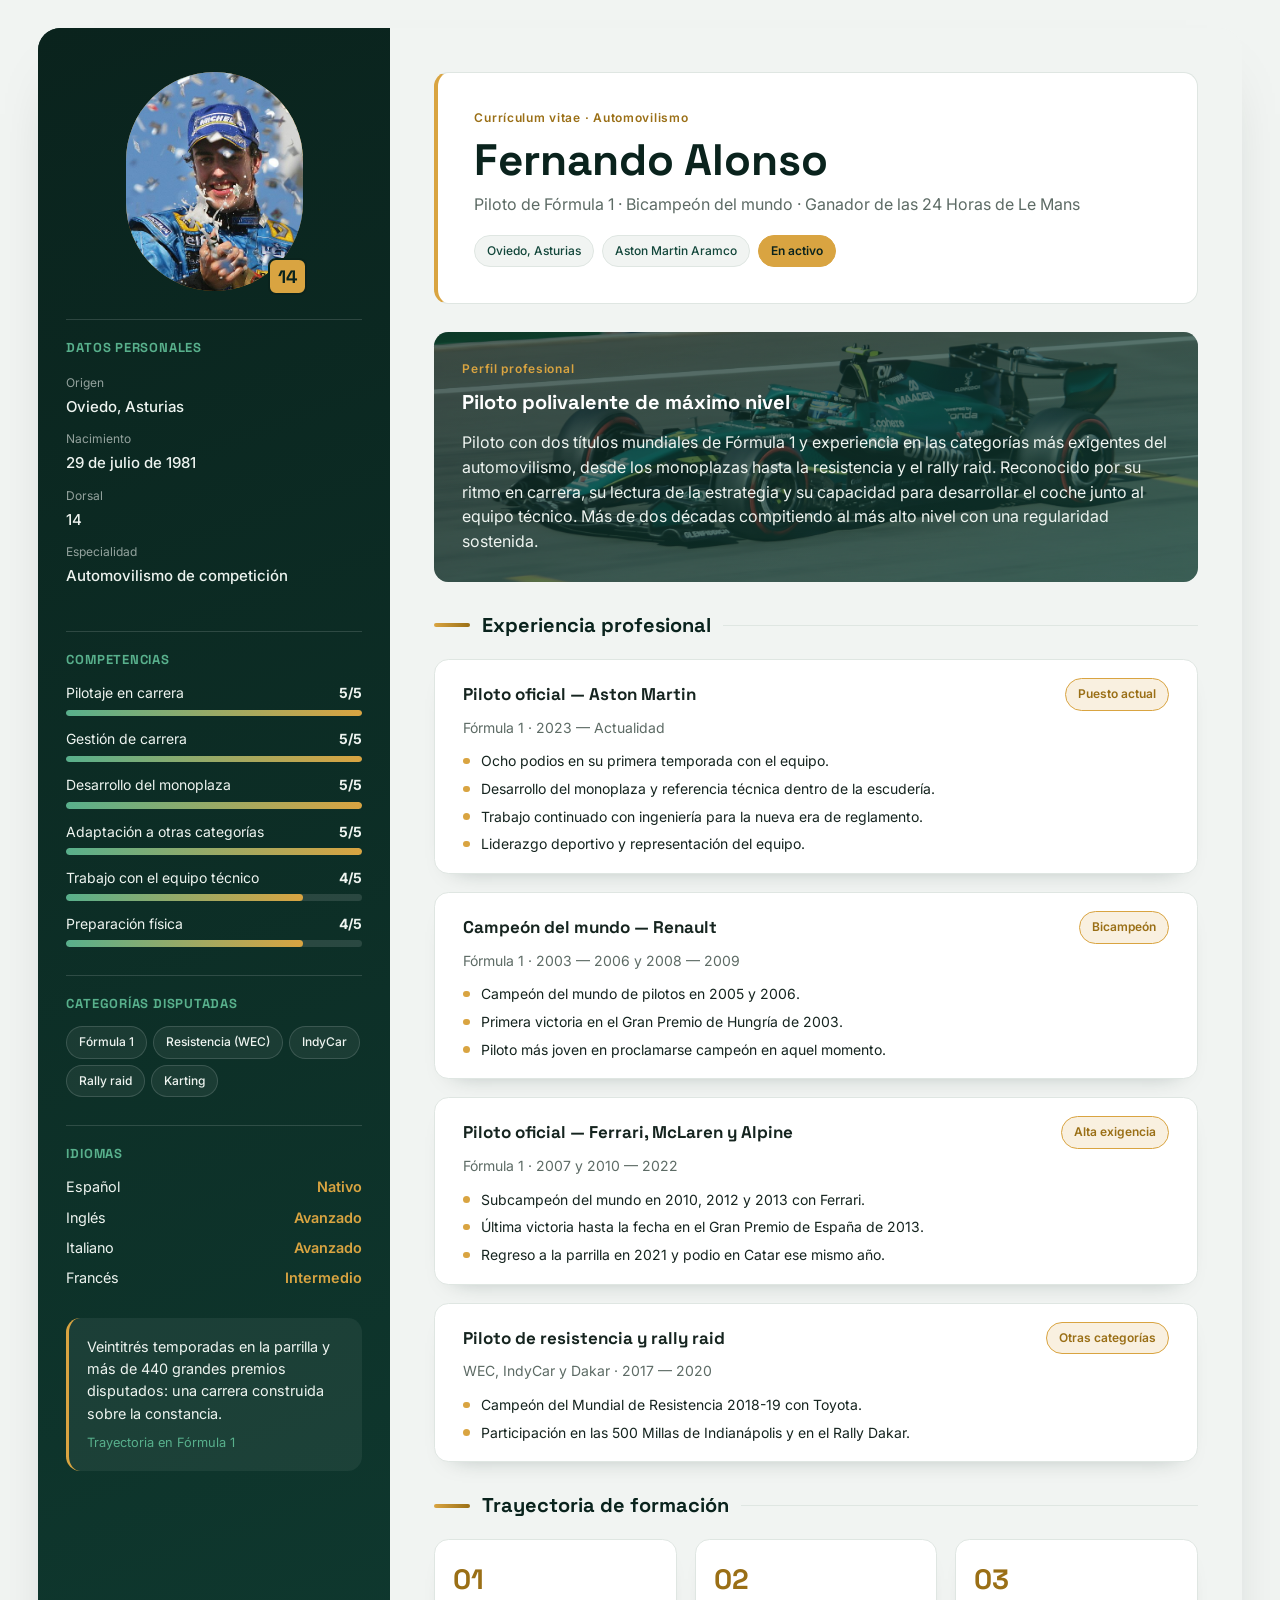
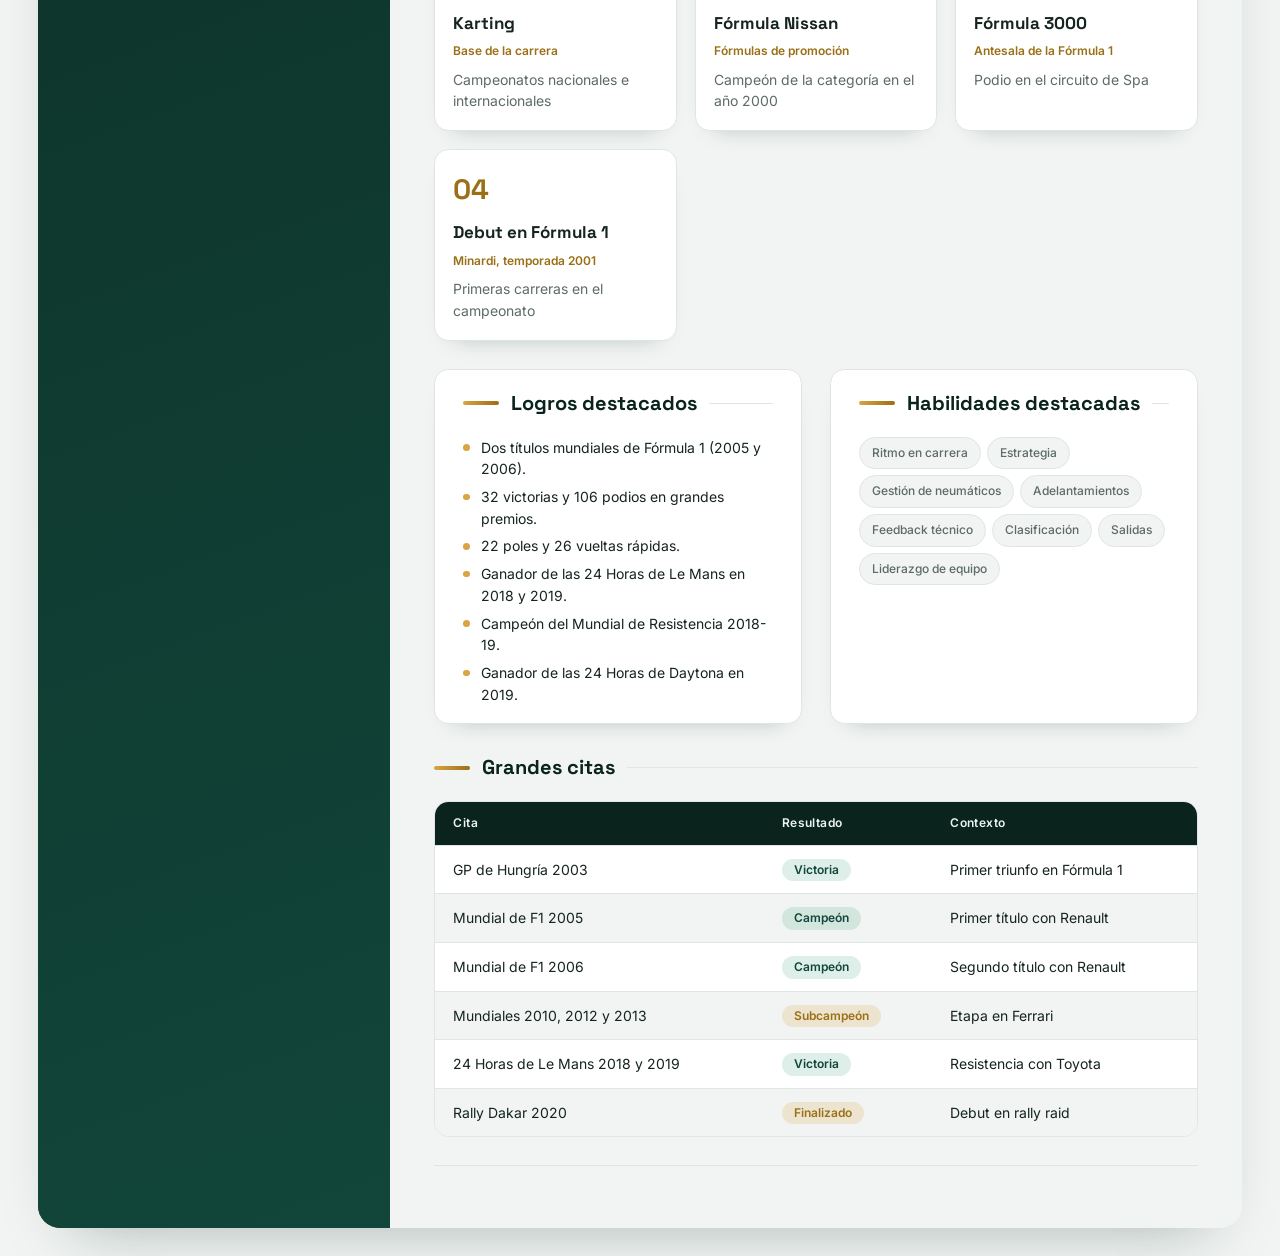
<file: CV/index.html>
<!DOCTYPE html>
<html lang="es">
<head>
  <meta charset="UTF-8" />
  <meta name="viewport" content="width=device-width, initial-scale=1.0" />
  <title>Fernando Alonso · Currículum Vitae</title>
  <link rel="preconnect" href="https://fonts.googleapis.com" />
  <link rel="preconnect" href="https://fonts.gstatic.com" crossorigin />
  <link href="https://fonts.googleapis.com/css2?family=Space+Grotesk:wght@500;600;700&family=Inter:wght@400;500;600;700&display=swap" rel="stylesheet" />
  <link rel="stylesheet" href="styles.css" />
</head>
<body>

  <div class="cv-container" id="cv">

    <!-- SIDEBAR-->
    <aside class="sidebar" id="sidebar">

      <div class="avatar">
        <img class="avatar-img" src="./img/img/alonso.2.jpg" alt="foto del padre " />
        <span class="avatar-number">14</span>
      </div>

      <div class="sidebar-block" id="datos-personales">
        <h2 class="sidebar-title">Datos personales</h2>
        <dl class="data-list">
          <div class="data-item"><dt>Origen</dt><dd>Oviedo, Asturias</dd></div>
          <div class="data-item"><dt>Nacimiento</dt><dd>29 de julio de 1981</dd></div>
          <div class="data-item"><dt>Dorsal</dt><dd>14</dd></div>
          <div class="data-item"><dt>Especialidad</dt><dd>Automovilismo de competición</dd></div>
        </dl>
      </div>

      <div class="sidebar-block" id="competencias">
        <h2 class="sidebar-title">Competencias</h2>
        <ul class="skill-list">
          <li class="skill-bar" style="--value:100%">
            <div class="skill-head"><span>Pilotaje en carrera</span><strong>5/5</strong></div>
            <span class="skill-track"><span class="skill-fill"></span></span>
          </li>
          <li class="skill-bar" style="--value:100%">
            <div class="skill-head"><span>Gestión de carrera</span><strong>5/5</strong></div>
            <span class="skill-track"><span class="skill-fill"></span></span>
          </li>
          <li class="skill-bar" style="--value:100%">
            <div class="skill-head"><span>Desarrollo del monoplaza</span><strong>5/5</strong></div>
            <span class="skill-track"><span class="skill-fill"></span></span>
          </li>
          <li class="skill-bar" style="--value:100%">
            <div class="skill-head"><span>Adaptación a otras categorías</span><strong>5/5</strong></div>
            <span class="skill-track"><span class="skill-fill"></span></span>
          </li>
          <li class="skill-bar" style="--value:80%">
            <div class="skill-head"><span>Trabajo con el equipo técnico</span><strong>4/5</strong></div>
            <span class="skill-track"><span class="skill-fill"></span></span>
          </li>
          <li class="skill-bar" style="--value:80%">
            <div class="skill-head"><span>Preparación física</span><strong>4/5</strong></div>
            <span class="skill-track"><span class="skill-fill"></span></span>
          </li>
        </ul>
      </div>

      <div class="sidebar-block" id="categorias">
        <h2 class="sidebar-title">Categorías disputadas</h2>
        <div class="badge-row">
          <span class="badge">Fórmula 1</span>
          <span class="badge">Resistencia (WEC)</span>
          <span class="badge">IndyCar</span>
          <span class="badge">Rally raid</span>
          <span class="badge">Karting</span>
        </div>
      </div>

      <div class="sidebar-block" id="idiomas">
        <h2 class="sidebar-title">Idiomas</h2>
        <ul class="lang-list">
          <li><span>Español</span><strong>Nativo</strong></li>
          <li><span>Inglés</span><strong>Avanzado</strong></li>
          <li><span>Italiano</span><strong>Avanzado</strong></li>
          <li><span>Francés</span><strong>Intermedio</strong></li>
        </ul>
      </div>

      <blockquote class="quote">
        <p>Veintitrés temporadas en la parrilla y más de 440 grandes premios disputados: una carrera construida sobre la constancia.</p>
        <cite>Trayectoria en Fórmula 1</cite>
      </blockquote>

    </aside>

  
    <main class="content" id="contenido">

      <header class="banner" id="cabecera">
        <p class="eyebrow">Currículum vitae · Automovilismo</p>
        <h1 class="name">Fernando Alonso</h1>
        <p class="role">Piloto de Fórmula 1 · Bicampeón del mundo · Ganador de las 24 Horas de Le Mans</p>
        <div class="tag-row">
          <span class="tag">Oviedo, Asturias</span>
          <span class="tag">Aston Martin Aramco</span>
          <span class="tag tag--accent">En activo</span>
        </div>
      </header>

      <section class="profile-box" id="perfil">
        <div class="profile-photo" aria-hidden="true"></div>
        <p class="eyebrow eyebrow--light">Perfil profesional</p>
        <h2>Piloto polivalente de máximo nivel</h2>
        <p>Piloto con dos títulos mundiales de Fórmula 1 y experiencia en las categorías más exigentes del automovilismo, desde los monoplazas hasta la resistencia y el rally raid. Reconocido por su ritmo en carrera, su lectura de la estrategia y su capacidad para desarrollar el coche junto al equipo técnico. Más de dos décadas compitiendo al más alto nivel con una regularidad sostenida.</p>
      </section>

      <section class="section" id="experiencia">
        <h2 class="section-title">Experiencia profesional</h2>

        <article class="card job-card">
          <div class="job-head">
            <h3>Piloto oficial — Aston Martin</h3>
            <span class="badge badge--status">Puesto actual</span>
          </div>
          <p class="job-meta">Fórmula 1 · 2023 — Actualidad</p>
          <ul>
            <li>Ocho podios en su primera temporada con el equipo.</li>
            <li>Desarrollo del monoplaza y referencia técnica dentro de la escudería.</li>
            <li>Trabajo continuado con ingeniería para la nueva era de reglamento.</li>
            <li>Liderazgo deportivo y representación del equipo.</li>
          </ul>
        </article>

        <article class="card job-card">
          <div class="job-head">
            <h3>Campeón del mundo — Renault</h3>
            <span class="badge badge--status">Bicampeón</span>
          </div>
          <p class="job-meta">Fórmula 1 · 2003 — 2006 y 2008 — 2009</p>
          <ul>
            <li>Campeón del mundo de pilotos en 2005 y 2006.</li>
            <li>Primera victoria en el Gran Premio de Hungría de 2003.</li>
            <li>Piloto más joven en proclamarse campeón en aquel momento.</li>
          </ul>
        </article>

        <article class="card job-card">
          <div class="job-head">
            <h3>Piloto oficial — Ferrari, McLaren y Alpine</h3>
            <span class="badge badge--status">Alta exigencia</span>
          </div>
          <p class="job-meta">Fórmula 1 · 2007 y 2010 — 2022</p>
          <ul>
            <li>Subcampeón del mundo en 2010, 2012 y 2013 con Ferrari.</li>
            <li>Última victoria hasta la fecha en el Gran Premio de España de 2013.</li>
            <li>Regreso a la parrilla en 2021 y podio en Catar ese mismo año.</li>
          </ul>
        </article>

        <article class="card job-card">
          <div class="job-head">
            <h3>Piloto de resistencia y rally raid</h3>
            <span class="badge badge--status">Otras categorías</span>
          </div>
          <p class="job-meta">WEC, IndyCar y Dakar · 2017 — 2020</p>
          <ul>
            <li>Campeón del Mundial de Resistencia 2018-19 con Toyota.</li>
            <li>Participación en las 500 Millas de Indianápolis y en el Rally Dakar.</li>
          </ul>
        </article>
      </section>

      <section class="section" id="formacion">
        <h2 class="section-title">Trayectoria de formación</h2>
        <div class="training-grid">
          <div class="card training-card">
            <span class="step-number">01</span>
            <h3>Karting</h3>
            <p class="card-sub">Base de la carrera</p>
            <p class="card-detail">Campeonatos nacionales e internacionales</p>
          </div>
          <div class="card training-card">
            <span class="step-number">02</span>
            <h3>Fórmula Nissan</h3>
            <p class="card-sub">Fórmulas de promoción</p>
            <p class="card-detail">Campeón de la categoría en el año 2000</p>
          </div>
          <div class="card training-card">
            <span class="step-number">03</span>
            <h3>Fórmula 3000</h3>
            <p class="card-sub">Antesala de la Fórmula 1</p>
            <p class="card-detail">Podio en el circuito de Spa</p>
          </div>
          <div class="card training-card">
            <span class="step-number">04</span>
            <h3>Debut en Fórmula 1</h3>
            <p class="card-sub">Minardi, temporada 2001</p>
            <p class="card-detail">Primeras carreras en el campeonato</p>
          </div>
        </div>
      </section>

      <div class="two-col-grid">
        <section class="section card" id="logros">
          <h2 class="section-title">Logros destacados</h2>
          <ul class="achievement-list">
            <li>Dos títulos mundiales de Fórmula 1 (2005 y 2006).</li>
            <li>32 victorias y 106 podios en grandes premios.</li>
            <li>22 poles y 26 vueltas rápidas.</li>
            <li>Ganador de las 24 Horas de Le Mans en 2018 y 2019.</li>
            <li>Campeón del Mundial de Resistencia 2018-19.</li>
            <li>Ganador de las 24 Horas de Daytona en 2019.</li>
          </ul>
        </section>

        <section class="section card" id="habilidades">
          <h2 class="section-title">Habilidades destacadas</h2>
          <div class="badge-row">
            <span class="badge">Ritmo en carrera</span>
            <span class="badge">Estrategia</span>
            <span class="badge">Gestión de neumáticos</span>
            <span class="badge">Adelantamientos</span>
            <span class="badge">Feedback técnico</span>
            <span class="badge">Clasificación</span>
            <span class="badge">Salidas</span>
            <span class="badge">Liderazgo de equipo</span>
          </div>
        </section>
      </div>

      <section class="section" id="hitos">
        <h2 class="section-title">Grandes citas</h2>
        <div class="table-wrap">
          <table>
            <thead>
              <tr><th>Cita</th><th>Resultado</th><th>Contexto</th></tr>
            </thead>
            <tbody>
              <tr><td>GP de Hungría 2003</td><td><span class="result result--success">Victoria</span></td><td>Primer triunfo en Fórmula 1</td></tr>
              <tr><td>Mundial de F1 2005</td><td><span class="result result--success">Campeón</span></td><td>Primer título con Renault</td></tr>
              <tr><td>Mundial de F1 2006</td><td><span class="result result--success">Campeón</span></td><td>Segundo título con Renault</td></tr>
              <tr><td>Mundiales 2010, 2012 y 2013</td><td><span class="result result--handled">Subcampeón</span></td><td>Etapa en Ferrari</td></tr>
              <tr><td>24 Horas de Le Mans 2018 y 2019</td><td><span class="result result--success">Victoria</span></td><td>Resistencia con Toyota</td></tr>
              <tr><td>Rally Dakar 2020</td><td><span class="result result--handled">Finalizado</span></td><td>Debut en rally raid</td></tr>
            </tbody>
          </table>
        </div>
      </section>

      <footer class="footer-pagina">
        <p></p>
      </footer>

    </main>
  </div>

</body>
</html>
</file>
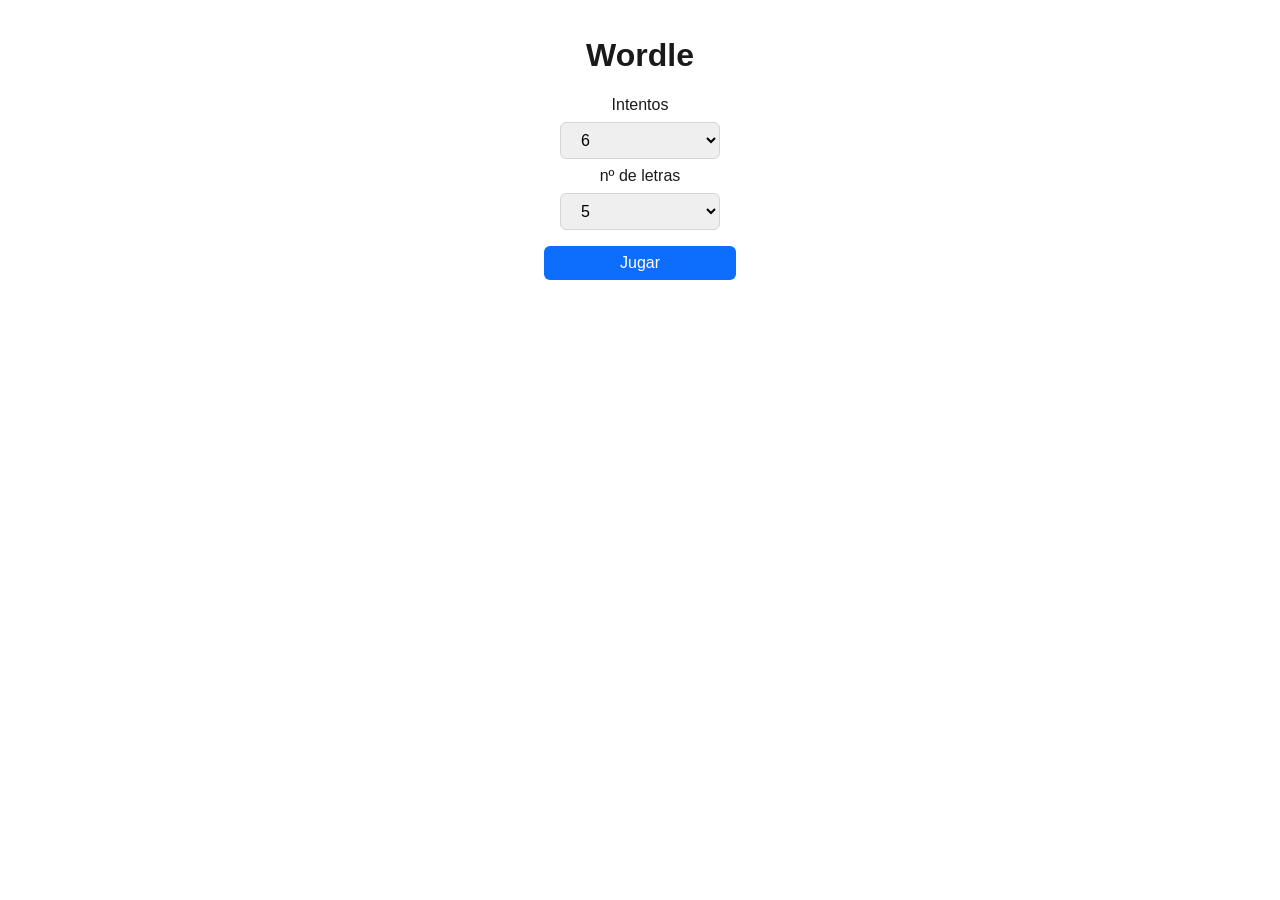
<file: dec/Wordle/index.html>
<!DOCTYPE html>
<html lang="es">
<head>
  <meta charset="UTF-8">
  <meta name="viewport" content="width=device-width, initial-scale=1.0">
  <title>Wordle</title>
  <link rel="stylesheet" href="styles/styles.css">
</head>
<body>
  <h1>Wordle</h1>
 
  <!-- formulario del index  -->
  <form id="formulario">
    <label for="intentos">Intentos</label>
    <select id="intentos">
      <option value="4">4</option>
      <option value="5">5</option>
      <option value="6" selected>6</option>
      <option value="7">7</option>
      <option value="8">8</option>
    </select>
 
    <label for="letras">nº de letras</label>
    <select id="letras">
      <option value="4">4</option>
      <option value="5" selected>5</option>
      <option value="6">6</option>
      <option value="7">7</option>
      <option value="8">8</option>
    </select>
 
    <button type="submit" id="btn-jugar">Jugar</button>
  </form>
   <!-- mensajes: Faltan letras, Has ganado etc -->
  <p id="mensaje"></p>
  <!-- para que se inicie el juego yu se oculta el boton  -->
  <section id="juego" class="oculto">
    <div id="tablero"></div>   <!-- cuadricula -->
    <div id="teclado"></div>   <!-- teclado  -->
  </section>
 
  <!-- historial de las últimas 10 partidas -->
  <section id="historial" class="oculto"></section>
 
  <script src="js/js.js"></script>
</body>
</html>
</file>
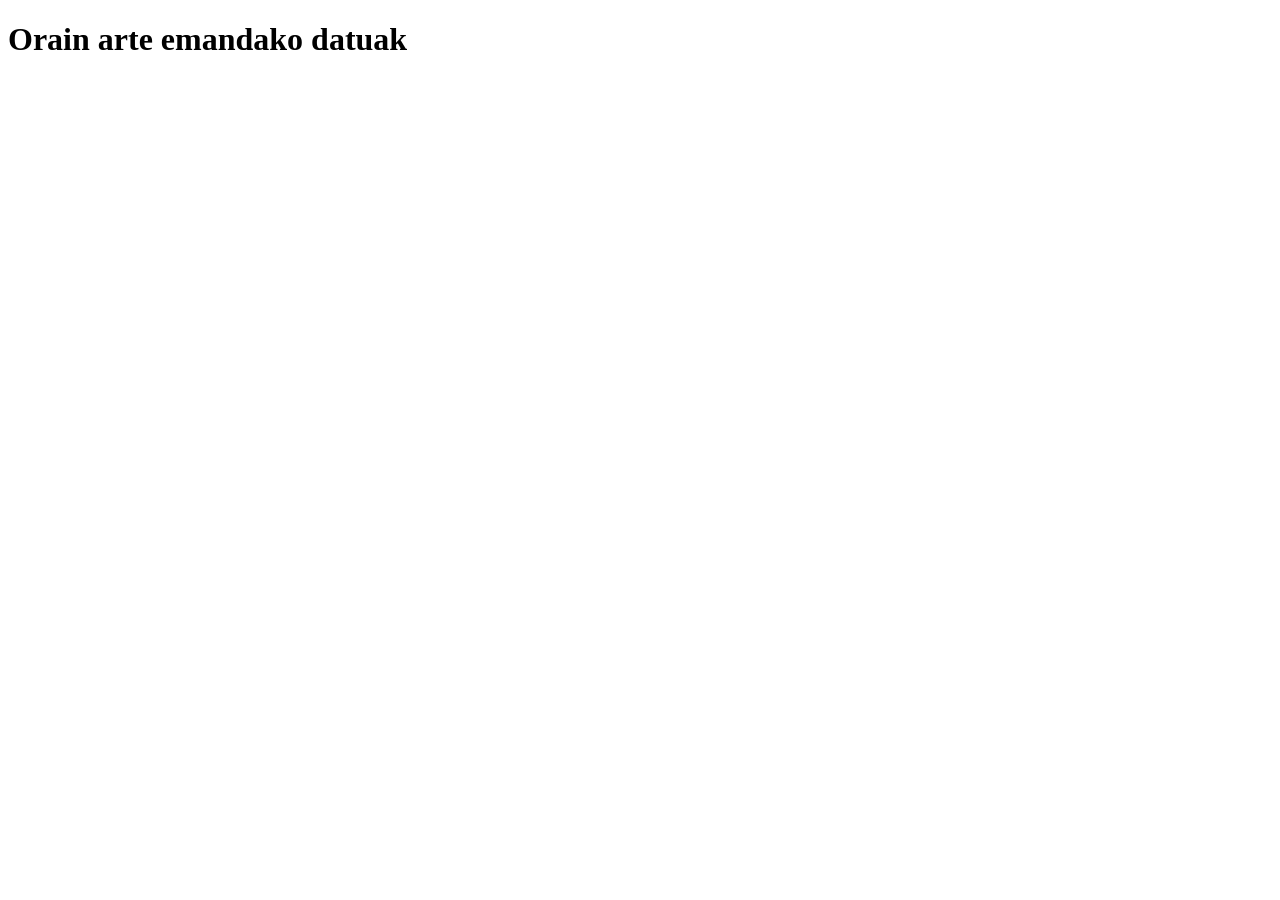
<file: dec/04.html>
<!DOCTYPE html>
<html lang="es">
<head>
    <meta charset="UTF-8">
    <title>Ariketa 4 </title>
    <script src="js/04.js" defer></script>
</head>
<body>
    <h1 id="titulo">Orain arte emandako datuak</h1>
</body>
</html>
</file>
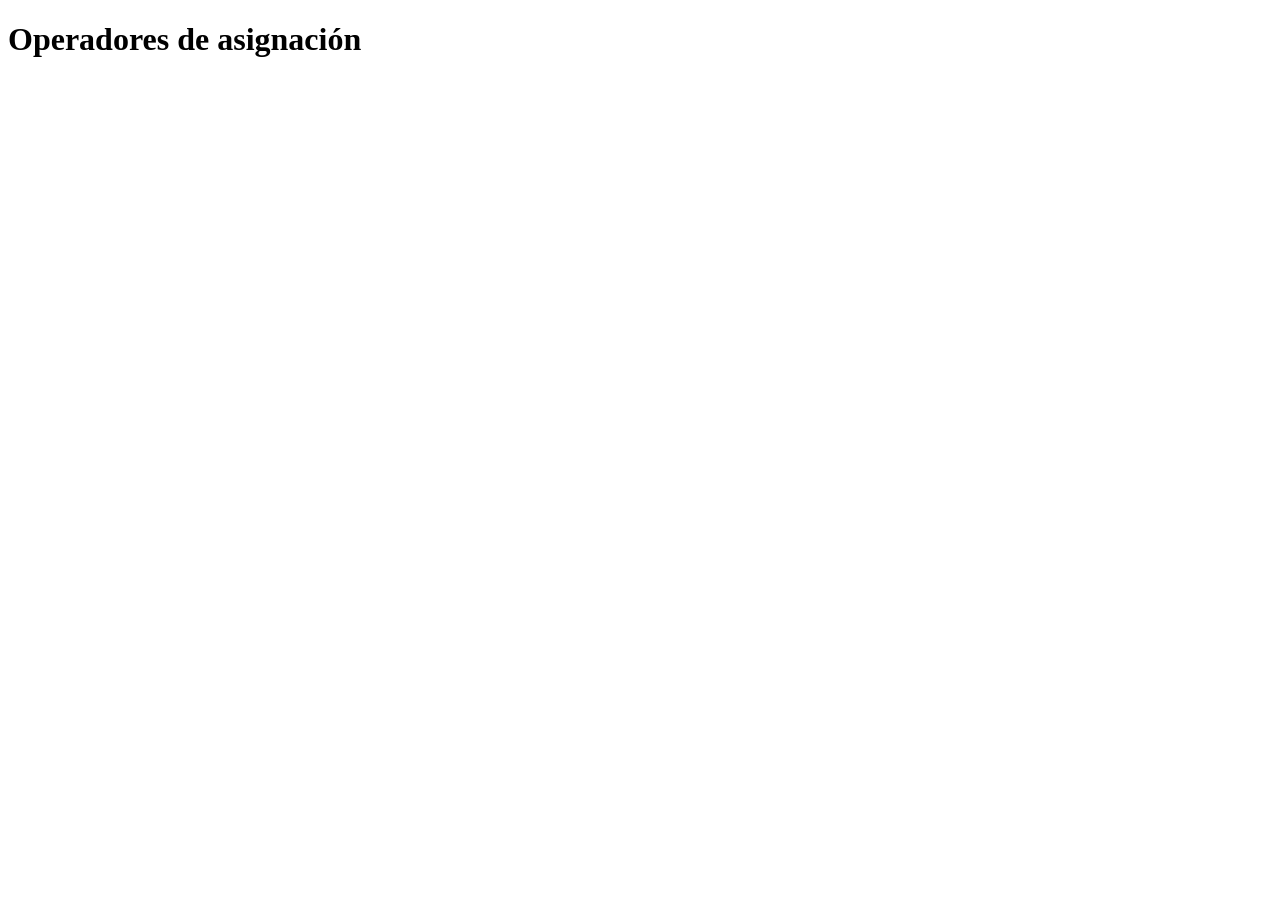
<file: dec/07.html>
<!DOCTYPE html>
<html lang="es">
<head>
    <meta charset="UTF-8">
    <title>Datuak probatzen</title>
    <script src="js/07a.js" defer></script>
</head>
<body>
    <h1 id="titulo">Operadores de asignación</h1>
</body>
</html>
</file>
<file: CV/styles.css>
*,
*::before,
*::after {
  box-sizing: border-box;
}

html, body {
  margin: 0;
  padding: 0;
}

:root {
  --color-bg: #f1f4f2;
  --color-surface: #ffffff;
  --color-ink-900: #0a231d;
  --color-ink-800: #12463a;
  --color-ink-line: rgba(255, 255, 255, 0.14);
  --color-text: #15241f;
  --color-text-muted: #5d6b65;
  --color-border: #dfe6e2;
  --color-accent: #d9a441;
  --color-accent-dark: #9a6f16;
  --color-steel: #58b08c;

  --radius-sm: 0.5rem;
  --radius-md: 0.9rem;
  --radius-lg: 1.4rem;
  --radius-pill: 999px;

  --space-2xs: 0.375rem;
  --space-xs: 0.5rem;
  --space-sm: 0.75rem;
  --space-md: 1.125rem;
  --space-lg: 1.75rem;
  --space-xl: 2.75rem;

  
  --font-display: "Space Grotesk", "Segoe UI", sans-serif;
  --font-body: "Inter", system-ui, sans-serif;

  --fs-xs: 0.75rem;
  --fs-sm: 0.875rem;
  --fs-md: 1.0625rem;
  --fs-lg: 1.25rem;
  --fs-xl: 1.75rem;

  --shadow-card: 0 0.75rem 1.5rem -1.25rem rgba(10, 35, 29, 0.4);

  /* Foto semitransparente bajo el perfil: cambia none por url("./img/tu-foto.jpg") */
  --profile-photo:url("./img/img/aloso_image.jpg");
  --profile-photo-opacity: 0.3;
}

body {
  font-family: var(--font-body);
  background: var(--color-bg);
  color: var(--color-text);
  font-size: 1rem;
  line-height: 1.55;
}

h1, h2, h3 {
  font-family: var(--font-display);
  margin: 0;
  color: var(--color-text);
}

p { margin: 0 0 var(--space-sm); }

ul { margin: 0; padding: 0; list-style: none; }


.cv-container {
  width: min(1300px, 94vw);
  margin: var(--space-lg) auto;
  border-radius: var(--radius-lg);
  overflow: hidden;
  box-shadow: 0 30px 60px -35px rgba(10, 35, 29, 0.35);
  display: grid;
  grid-template-columns: 1fr;
}


.sidebar {
  background-color: var(--color-ink-900);

  background-image:
    linear-gradient(160deg, var(--color-ink-900) 0%, var(--color-ink-800) 100%),
    url("data:image/svg+xml,%3Csvg xmlns='http://www.w3.org/2000/svg' width='48' height='48' viewBox='0 0 48 48'%3E%3Crect width='24' height='24' fill='%23ffffff' fill-opacity='0.05'/%3E%3Crect x='24' y='24' width='24' height='24' fill='%23ffffff' fill-opacity='0.05'/%3E%3C/svg%3E");
  color: #eef4f0;
  padding: var(--space-xl) var(--space-lg);
  display: flex;
  flex-direction: column;
  gap: var(--space-lg);
}

.avatar {
  position: relative;

  width: max(9rem, 60%);
  aspect-ratio: 1 / 1;
  flex-shrink: 0;
  margin: 0 auto;
  border-radius: var(--radius-pill);
  background: linear-gradient(135deg, var(--color-accent), var(--color-accent-dark));
  display: flex;
  align-items: center;
  justify-content: center;
}

.avatar-img {
  width: 100%;
  height: 100%;
  border-radius: var(--radius-pill);
  object-fit: cover;
  display: block;
}

.avatar-number {
  position: absolute;
  right: -0.25rem;
  bottom: -0.25rem;
  min-width: 2.25rem;
  padding: 0.15rem var(--space-xs);
  border-radius: var(--radius-sm);
  background: var(--color-accent);
  color: var(--color-ink-900);
  font-family: var(--font-display);
  font-weight: 700;
  font-size: 1.125rem;
  text-align: center;
  border: 2px solid var(--color-ink-900);
}

.sidebar-title {
  font-size: 0.8125rem;
  text-transform: uppercase;
  letter-spacing: 0.06em;
  color: var(--color-steel);
  margin: 0 0 var(--space-sm);
}

.sidebar-block { border-top: 1px solid var(--color-ink-line); padding-top: var(--space-md); }
.sidebar-block:first-of-type { border-top: none; padding-top: 0; }

.data-list { display: flex; flex-direction: column; gap: var(--space-sm); }
.data-item dt { font-size: 0.75rem; color: rgba(238, 244, 240, 0.6); }
.data-item dd { margin: 0.15rem 0 0; font-size: 0.9375rem; font-weight: 500; }

.skill-list { display: flex; flex-direction: column; gap: var(--space-sm); }
.skill-head {
  display: flex;
  justify-content: space-between;
  font-size: 0.875rem;
  margin-bottom: var(--space-2xs);
}
.skill-track {
  display: block;
  height: 0.4rem;
  border-radius: var(--radius-pill);
  background: rgba(255, 255, 255, 0.12);
  overflow: hidden;
}
.skill-fill {
  display: block;
  height: 100%;
  width: var(--value);
  border-radius: var(--radius-pill);
  background: linear-gradient(90deg, var(--color-steel), var(--color-accent));
}

.badge-row { display: flex; flex-wrap: wrap; gap: var(--space-2xs); }
.badge {
  font-size: 0.75rem;
  font-weight: 500;
  padding: var(--space-2xs) var(--space-sm);
  border-radius: var(--radius-pill);
  border: 1px solid var(--color-border);
  background: var(--color-bg);
  color: var(--color-text-muted);
  white-space: nowrap;
}

.sidebar .badge {
  border-color: var(--color-ink-line);
  background: rgba(255, 255, 255, 0.06);
  color: #eef4f0;
}

.lang-list { display: flex; flex-direction: column; gap: var(--space-xs); }
.lang-list li {
  display: flex;
  justify-content: space-between;
  font-size: 0.9rem;
}
.lang-list strong { color: var(--color-accent); font-weight: 600; }

.quote {
  margin: 0;
  padding: var(--space-md);
  border-radius: var(--radius-md);
  background: rgba(255, 255, 255, 0.06);
  border-left: 3px solid var(--color-accent);
  font-size: 0.9rem;
}
.quote p { margin: 0; }
.quote cite { display: block; margin-top: var(--space-xs); font-style: normal; color: var(--color-steel); font-size: 0.8rem; }

/* PARTE DERECHA (contenido principal) */
.content {
  padding: var(--space-lg);
  background: var(--color-bg);
  display: flex;
  flex-direction: column;
  gap: var(--space-lg);
}

/*  Cabecera */
.banner {
  background: var(--color-surface);
  border: 1px solid var(--color-border);
  border-left: 0.3rem solid var(--color-accent);
  border-radius: var(--radius-md);
  padding: calc(var(--space-lg) + var(--space-xs));
}
.eyebrow {
  margin: 0 0 var(--space-xs);
  font-size: var(--fs-xs);
  font-weight: 600;
  letter-spacing: 0.06em;
  color: var(--color-accent-dark);
}
.eyebrow--light { color: var(--color-accent); }
.name { font-size: 2rem; line-height: 1.1; color: var(--color-ink-900); }
.role { margin: var(--space-xs) 0 var(--space-md); color: var(--color-text-muted); }
.tag-row { display: flex; flex-wrap: wrap; gap: var(--space-xs); }
.tag {
  font-size: var(--fs-xs);
  font-weight: 500;
  padding: var(--space-2xs) var(--space-sm);
  border-radius: var(--radius-pill);
  background: var(--color-bg);
  border: 1px solid var(--color-border);
  color: var(--color-ink-800);
}
.tag--accent {
  background: var(--color-accent);
  border-color: var(--color-accent);
  color: var(--color-ink-900);
  font-weight: 600;
}

/*  foto de el coche trasnparenrte   */
.profile-box {
  position: relative;
  isolation: isolate;
  overflow: hidden;
  padding: var(--space-lg);
  border-radius: var(--radius-md);
  background: linear-gradient(160deg, var(--color-ink-900) 0%, var(--color-ink-800) 100%);
  color: #eef4f0;
}
.profile-box h2 { margin-bottom: var(--space-sm); font-size: var(--fs-lg); color: #ffffff; }
.profile-box p:last-child { margin-bottom: 0; }
.profile-photo {
  position: absolute;
  inset: 0;
  z-index: -1;
  background-image: var(--profile-photo);
  background-size: cover;
  background-position: center;
  opacity: var(--profile-photo-opacity);
}

/*  secciones  */
.section { display: flex; flex-direction: column; gap: var(--space-md); }
.section-title {
  display: flex;
  align-items: center;
  gap: var(--space-sm);
  font-size: var(--fs-lg);
  color: var(--color-ink-900);
}
.section-title::before {
  content: "";
  flex-shrink: 0;
  width: calc(var(--space-lg) + var(--space-xs));
  height: 0.25rem;
  border-radius: var(--radius-pill);
  background: linear-gradient(90deg, var(--color-accent), var(--color-accent-dark));
}
.section-title::after { content: ""; flex: 1; height: 1px; background: var(--color-border); }

/*  tarjetas  */
.card {
  background: var(--color-surface);
  border: 1px solid var(--color-border);
  border-radius: var(--radius-md);
  padding: var(--space-md) var(--space-lg);
  box-shadow: var(--shadow-card);
}
.card h3 { font-size: var(--fs-md); }

.job-head {
  display: flex;
  flex-wrap: wrap;
  align-items: center;
  justify-content: space-between;
  gap: var(--space-xs);
}
.job-meta { margin: var(--space-2xs) 0 var(--space-sm); font-size: var(--fs-sm); color: var(--color-text-muted); }
.badge--status {
  background: rgba(217, 164, 65, 0.16);
  border-color: var(--color-accent);
  color: var(--color-accent-dark);
  font-weight: 600;
}
.job-card ul,
.achievement-list { display: flex; flex-direction: column; gap: var(--space-2xs); }
.job-card li,
.achievement-list li { position: relative; padding-left: var(--space-md); font-size: var(--fs-sm); }
.job-card li::before,
.achievement-list li::before {
  content: "";
  position: absolute;
  left: 0;
  top: 0.55em;
  width: 0.4rem;
  height: 0.4rem;
  border-radius: var(--radius-pill);
  background: var(--color-accent);
}

/*formacion */
.training-grid {
  display: grid;
  grid-template-columns: repeat(auto-fit, minmax(min(100%, 12rem), 1fr));
  gap: var(--space-md);
}
.training-card { padding: var(--space-md); }
.step-number {
  display: block;
  margin-bottom: var(--space-xs);
  font-family: var(--font-display);
  font-size: var(--fs-xl);
  font-weight: 700;
  color: var(--color-accent-dark);
}
.card-sub { margin: var(--space-2xs) 0 var(--space-xs); font-size: var(--fs-xs); font-weight: 600; color: var(--color-accent-dark); }
.card-detail { margin: 0; font-size: var(--fs-sm); color: var(--color-text-muted); }

/*Logros*/
.two-col-grid { display: grid; grid-template-columns: 1fr; gap: var(--space-lg); }

/*Tabla */
.table-wrap {
  overflow-x: auto;
  background: var(--color-surface);
  border: 1px solid var(--color-border);
  border-radius: var(--radius-md);
}
table { width: 100%; min-width: 32rem; border-collapse: collapse; font-size: var(--fs-sm); }
th, td { padding: var(--space-sm) var(--space-md); text-align: left; }
th { background: var(--color-ink-900); color: #eef4f0; font-size: var(--fs-xs); font-weight: 600; letter-spacing: 0.04em; }
td { border-top: 1px solid var(--color-border); }
tbody tr:nth-child(even) { background: var(--color-bg); }
.result {
  display: inline-block;
  padding: 0.125rem var(--space-sm);
  border-radius: var(--radius-pill);
  font-size: var(--fs-xs);
  font-weight: 600;
}
.result--success { background: rgba(88, 176, 140, 0.2); color: var(--color-ink-800); }
.result--handled { background: rgba(217, 164, 65, 0.2); color: var(--color-accent-dark); }

/*Pie de la a pagina*/
.footer-pagina {
  padding-top: var(--space-md);
  border-top: 1px solid var(--color-border);
  text-align: center;
  font-size: var(--fs-xs);
  color: var(--color-text-muted);
}
.footer-pagina p { margin: 0; }

/* RESPONSIVE */
@media (min-width: 62rem) {
  .cv-container { grid-template-columns: minmax(16rem, 22rem) 1fr; }
  .content { padding: var(--space-xl); }
  .name { font-size: 2.75rem; }
  .two-col-grid { grid-template-columns: repeat(2, 1fr); }
}
</file>
<file: dec/Wordle/styles/styles.css>
/* ===== Variables de colores (el enunciado las pide) ===== */
:root {
  --color-fondo: #ffffff;
  --color-texto: #1a1a1b;
  --color-primario: #0d6efd;  /* botón Jugar */
  --color-borde: #d3d6da;     /* bordes de los laukiak */
  --color-tecla: #d3d6da;     /* teclas sin usar */
  --color-ok: #6aaa64;        /* verde: letra bien puesta */
  --color-existe: #c9b458;    /* amarillo: letra en otro sitio */
  --color-no: #787c7e;        /* gris: letra que no mala  */
  --color-perdida: #c0392b;   /* rojo: partida palmada en el historial */
}

* {
  box-sizing: border-box;
}

body {
  margin: 0;
  padding: 1rem;
  font-family: Arial, sans-serif;
  background-color: var(--color-fondo);
  color: var(--color-texto);
  text-align: center;
}

/* css para el formulario  */
#formulario {
  display: flex;
  flex-direction: column;
  align-items: center;
  gap: 0.5rem;
}

select,
button {
  font-size: 1rem;
  padding: 0.5rem 1rem;
  border-radius: 6px;
}

select {
  min-width: 10rem;
  border: 1px solid var(--color-borde);
}

#btn-jugar,
#btn-reiniciar {
  min-width: 12rem;
  margin-top: 0.5rem;
  border: none;
  background-color: var(--color-primario);
  color: #ffffff;
  cursor: pointer;
}

#btn-jugar:disabled {
  opacity: 0.6;
  cursor: wait;
}

/* clase pra ocvulrae el formulario y elementos que lleven !important  */
.oculto {
  display: none !important;
}



/* grid */
#tablero {
  display: grid;
  gap: 5px;
  max-width: 30rem;
  margin: 1rem auto;
}


.fila {
  display: grid;
  grid-template-columns: repeat(var(--columnas), minmax(0, 3.2rem));
  justify-content: center;
  gap: 5px;
}

.casilla {
  display: flex;
  align-items: center;
  justify-content: center;
  aspect-ratio: 1;
  border: 2px solid var(--color-borde);
  border-radius: 6px;
  font-size: 1.6rem;
  font-weight: bold;
  text-transform: uppercase;
}




/*  TECLADO */
#teclado {
  display: flex;
  flex-direction: column;
  gap: 6px;
  max-width: 34rem;
  margin: 1.5rem auto 0;
}

.fila-teclado {
  display: flex;
  gap: 6px;
}

.tecla {
  flex: 1;
  padding: 0.9rem 0;
  border: none;
  background-color: var(--color-tecla);
  color: var(--color-texto);
  font-weight: bold;
  cursor: pointer;
}

.tecla-ancha {
  flex: 1.5;
}




/* colore de las letra  */
#mensaje {
  min-height: 1.5rem;
  font-weight: bold;
}

.ok {
  background-color: var(--color-ok);
  border-color: var(--color-ok);
  color: #ffffff;
}

.existe {
  background-color: var(--color-existe);
  border-color: var(--color-existe);
  color: #ffffff;
}

.no {
  background-color: var(--color-no);
  border-color: var(--color-no);
  color: #ffffff;
}





/* historial de las partidas */
#historial {
  max-width: 40rem;
  margin: 1rem auto;
}

/* lista en columna con Flexbox */
#historial ul {
  display: flex;
  flex-direction: column;
  gap: 6px;
  margin: 0 0 1rem;
  padding: 0;
  list-style: none;
}

#historial li {
  padding: 0.6rem 0.8rem;
  border-left: 6px solid var(--color-no);
  border-radius: 6px;
  background-color: #f3f3f4;
  text-align: left;
}

#historial li.ganada {
  border-left-color: var(--color-ok);
}

#historial li.perdida {
  border-left-color: var(--color-perdida);
}
</file>
